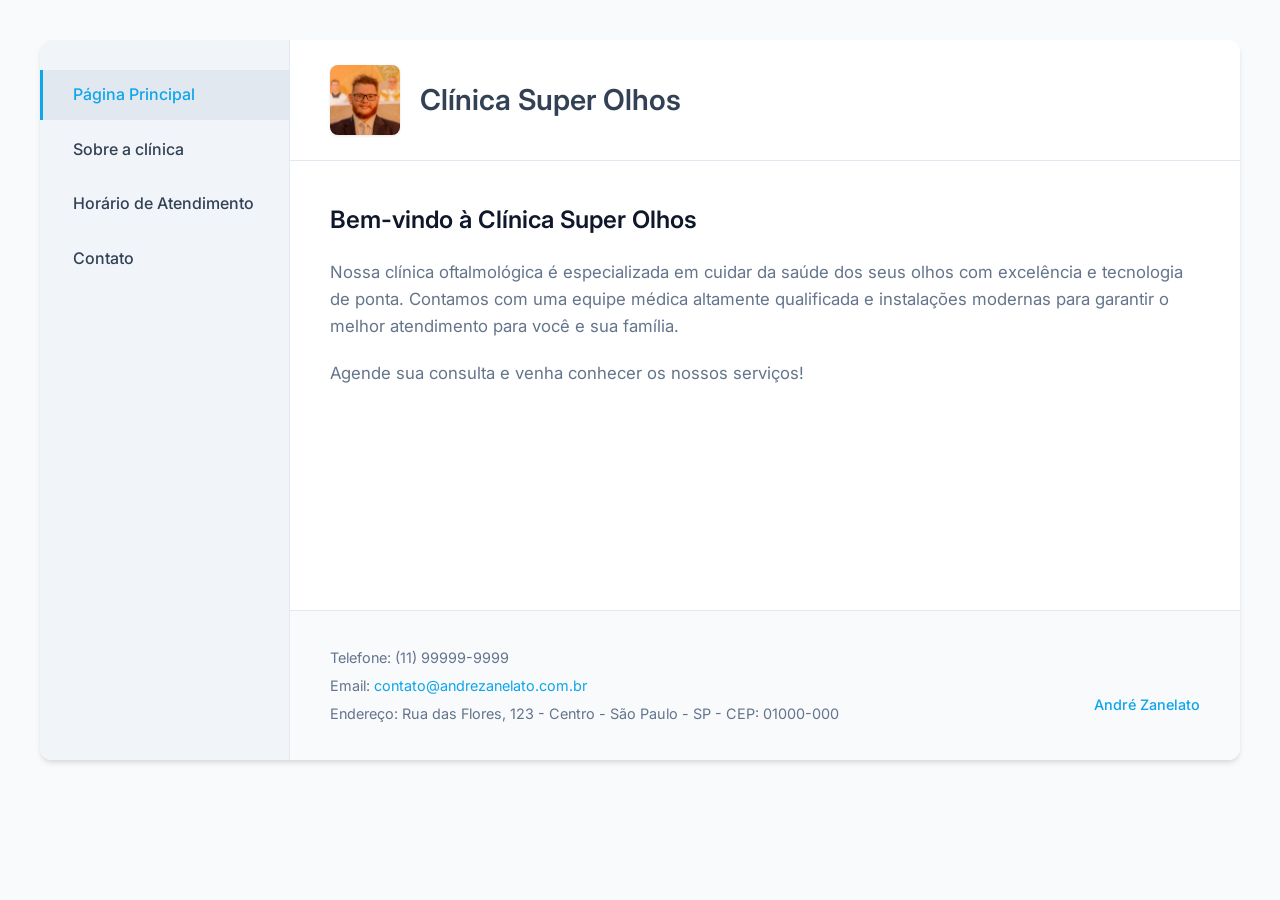
<file: index.html>
<!DOCTYPE html>
<html lang="en">
<head>
    <meta charset="UTF-8">
    <meta http-equiv="X-UA-Compatible" content="IE=edge">
    <meta name="viewport" content="width=device-width, initial-scale=1.0">
    <title>Clínica Super Olhos</title>
    <link rel="shortcut icon" href="img/favicon.ico" type="image/x-icon">
    <link rel="stylesheet" href="base.css">
</head>
<body>
    <div class="wrapper">
        <div class="menu">
            <ul>
                <li><a href="index.html" class="active">Página Principal</a></li>
                <li><a href="about.html">Sobre a clínica</a></li>
                <li><a href="horarios.html">Horário de Atendimento</a></li>
                <li><a href="contato.html">Contato</a></li>
            </ul>
        </div>

        <div class="main">
            <div class="header">
                <img src="img/logo.jpg" alt="Clínica Super Olhos">
                <h1>Clínica Super Olhos</h1>
            </div>
    
            <div class="content">
                <h2>Bem-vindo à Clínica Super Olhos</h2>
                <p>Nossa clínica oftalmológica é especializada em cuidar da saúde dos seus olhos com excelência e tecnologia de ponta. Contamos com uma equipe médica altamente qualificada e instalações modernas para garantir o melhor atendimento para você e sua família.</p>
                <p>Agende sua consulta e venha conhecer os nossos serviços!</p>
            </div>
    
            <div class="footer">
                <div class="contato">
                    <p>Telefone: (11) 99999-9999</p>
                    <p>Email: <a href="mailto:contato@andrezanelato.com.br">contato@andrezanelato.com.br</a></p>
                    <p>Endereço: Rua das Flores, 123 - Centro - São Paulo - SP - CEP: 01000-000</p>
                </div>
                <div class="desenvolvido">
                    <p><a href="https://www.andrezanelato.com.br">André Zanelato</a></p>
                </div>
            </div>
        </div>
    </div>
</body>
</html>
</file>
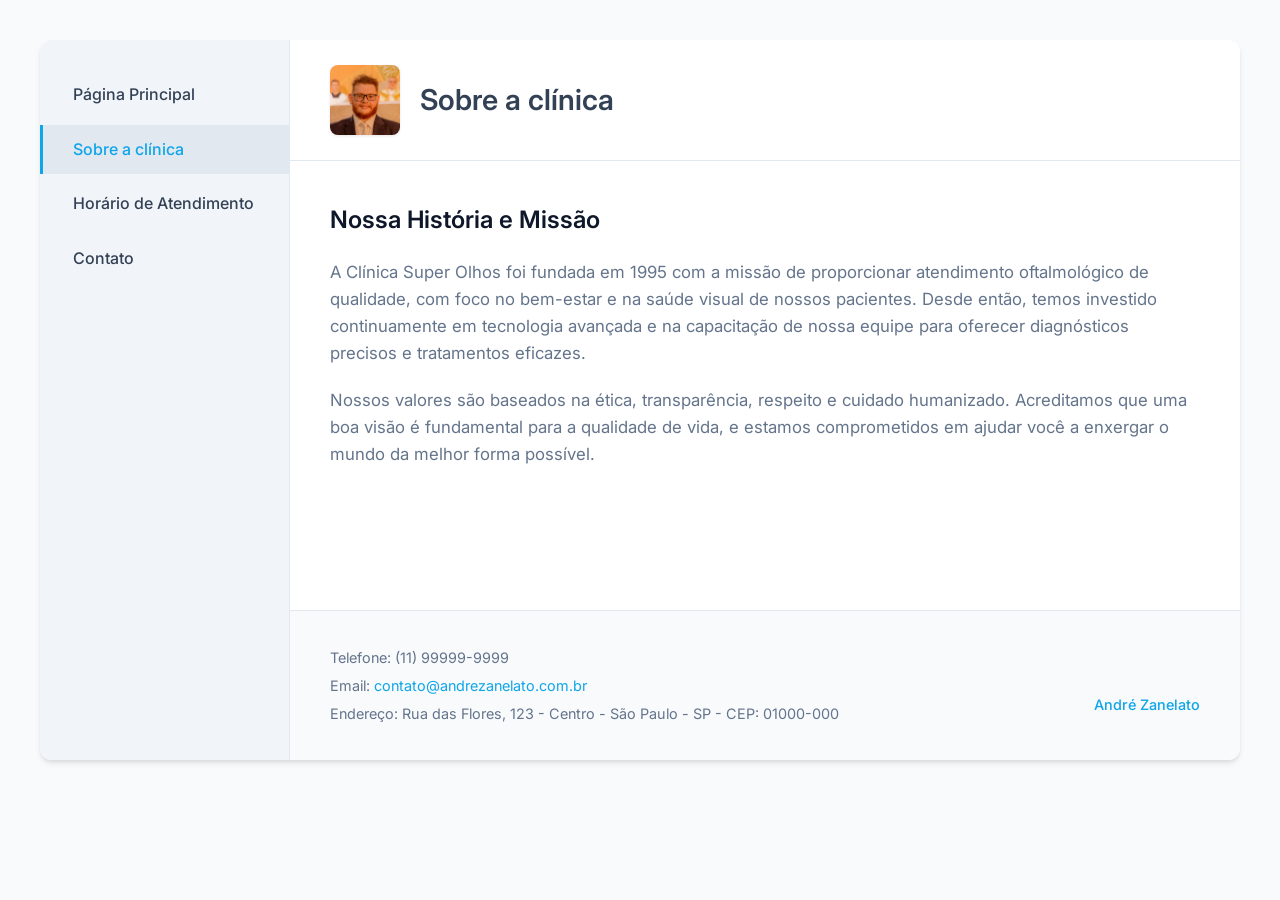
<file: about.html>
<!DOCTYPE html>
<html lang="en">
<head>
    <meta charset="UTF-8">
    <meta http-equiv="X-UA-Compatible" content="IE=edge">
    <meta name="viewport" content="width=device-width, initial-scale=1.0">
    <title>Clínica Super Olhos</title>
    <link rel="shortcut icon" href="img/favicon.ico" type="image/x-icon">
    <link rel="stylesheet" href="base.css">
</head>
<body>
    <div class="wrapper">
        <div class="menu">
            <ul>
                <li><a href="index.html">Página Principal</a></li>
                <li><a href="about.html" class="active">Sobre a clínica</a></li>
                <li><a href="horarios.html">Horário de Atendimento</a></li>
                <li><a href="contato.html">Contato</a></li>
            </ul>
        </div>

        <div class="main">
            <div class="header">
                <img src="img/logo.jpg" alt="Sobre a Clínica Super Olhos">
                <h1>Sobre a clínica</h1>
            </div>
    
            <div class="content">
                <h2>Nossa História e Missão</h2>
                <p>A Clínica Super Olhos foi fundada em 1995 com a missão de proporcionar atendimento oftalmológico de qualidade, com foco no bem-estar e na saúde visual de nossos pacientes. Desde então, temos investido continuamente em tecnologia avançada e na capacitação de nossa equipe para oferecer diagnósticos precisos e tratamentos eficazes.</p>
                <p>Nossos valores são baseados na ética, transparência, respeito e cuidado humanizado. Acreditamos que uma boa visão é fundamental para a qualidade de vida, e estamos comprometidos em ajudar você a enxergar o mundo da melhor forma possível.</p>
            </div>
    
            <div class="footer">
                <div class="contato">
                    <p>Telefone: (11) 99999-9999</p>
                    <p>Email: <a href="mailto:contato@andrezanelato.com.br">contato@andrezanelato.com.br</a></p>
                    <p>Endereço: Rua das Flores, 123 - Centro - São Paulo - SP - CEP: 01000-000</p>
                </div>
                <div class="desenvolvido">
                    <p><a href="https://www.andrezanelato.com.br">André Zanelato</a></p>
                </div>
            </div>
        </div>
    </div>
</body>
</html>
</file>
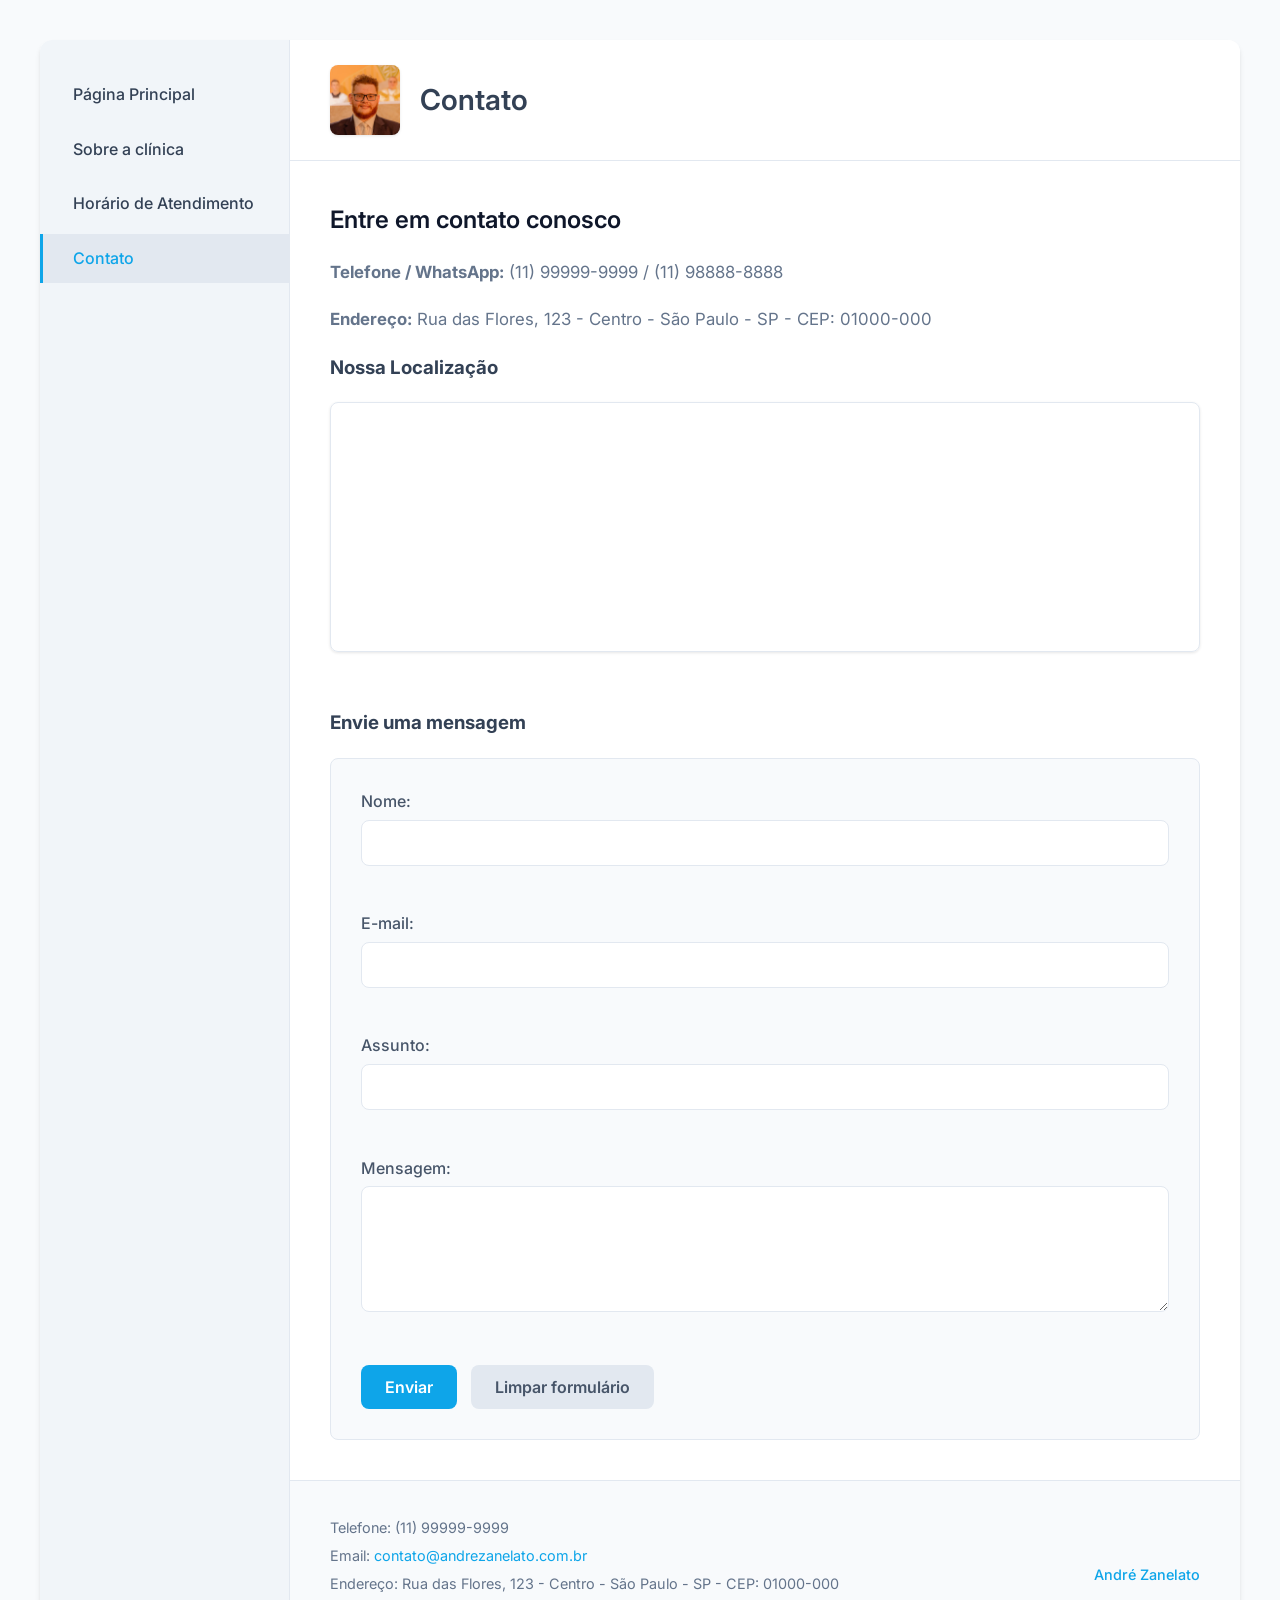
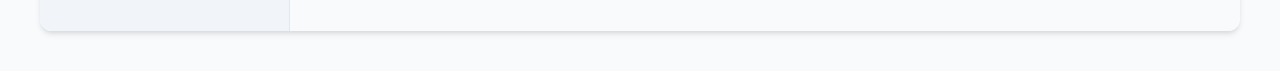
<file: contato.html>
<!DOCTYPE html>
<html lang="en">
<head>
    <meta charset="UTF-8">
    <meta http-equiv="X-UA-Compatible" content="IE=edge">
    <meta name="viewport" content="width=device-width, initial-scale=1.0">
    <title>Clínica Super Olhos</title>
    <link rel="shortcut icon" href="img/favicon.ico" type="image/x-icon">
    <link rel="stylesheet" href="base.css">
</head>
<body>
    <div class="wrapper">
        <div class="menu">
            <ul>
                <li><a href="index.html">Página Principal</a></li>
                <li><a href="about.html">Sobre a clínica</a></li>
                <li><a href="horarios.html">Horário de Atendimento</a></li>
                <li><a href="contato.html" class="active">Contato</a></li>
            </ul>
        </div>

        <div class="main">
            <div class="header">
                <img src="img/logo.jpg" alt="Contato">
                <h1>Contato</h1>
            </div>
    
            <div class="content">
                <h2>Entre em contato conosco</h2>
                <p><strong>Telefone / WhatsApp:</strong> (11) 99999-9999 / (11) 98888-8888</p>
                <p><strong>Endereço:</strong> Rua das Flores, 123 - Centro - São Paulo - SP - CEP: 01000-000</p>
                
                <h3>Nossa Localização</h3>
                <iframe src="https://www.google.com/maps/embed?pb=!1m18!1m12!1m3!1d3657.147820875225!2d-46.657519124431835!3d-23.563126861596707!2m3!1f0!2f0!3f0!3m2!1i1024!2i768!4f13.1!3m3!1m2!1s0x94ce59c8da0aa315%3A0xd59f9431f2c9776a!2sAv.%20Paulista%20-%20Bela%20Vista%2C%20S%C3%A3o%20Paulo%20-%20SP!5e0!3m2!1spt-BR!2sbr!4v1689255734320!5m2!1spt-BR!2sbr" width="100%" height="250" style="border:0;" allowfullscreen="" loading="lazy" referrerpolicy="no-referrer-when-downgrade"></iframe>
                
                <h3>Envie uma mensagem</h3>
                <form action="#" method="get">
                    <label for="nome">Nome:</label><br>
                    <input type="text" id="nome" name="nome" required><br><br>
                
                    <label for="email">E-mail:</label><br>
                    <input type="email" id="email" name="email" required><br><br>
                
                    <label for="assunto">Assunto:</label><br>
                    <input type="text" id="assunto" name="assunto" required><br><br>
                
                    <label for="mensagem">Mensagem:</label><br>
                    <textarea id="mensagem" name="mensagem" rows="5" required></textarea><br><br>
                
                    <button type="submit">Enviar</button>
                    <button type="reset">Limpar formulário</button>
                </form>
            </div>
    
            <div class="footer">
                <div class="contato">
                    <p>Telefone: (11) 99999-9999</p>
                    <p>Email: <a href="mailto:contato@andrezanelato.com.br">contato@andrezanelato.com.br</a></p>
                    <p>Endereço: Rua das Flores, 123 - Centro - São Paulo - SP - CEP: 01000-000</p>
                </div>
                <div class="desenvolvido">
                    <p><a href="https://www.andrezanelato.com.br">André Zanelato</a></p>
                </div>
            </div>
        </div>
    </div>
</body>
</html>
</file>
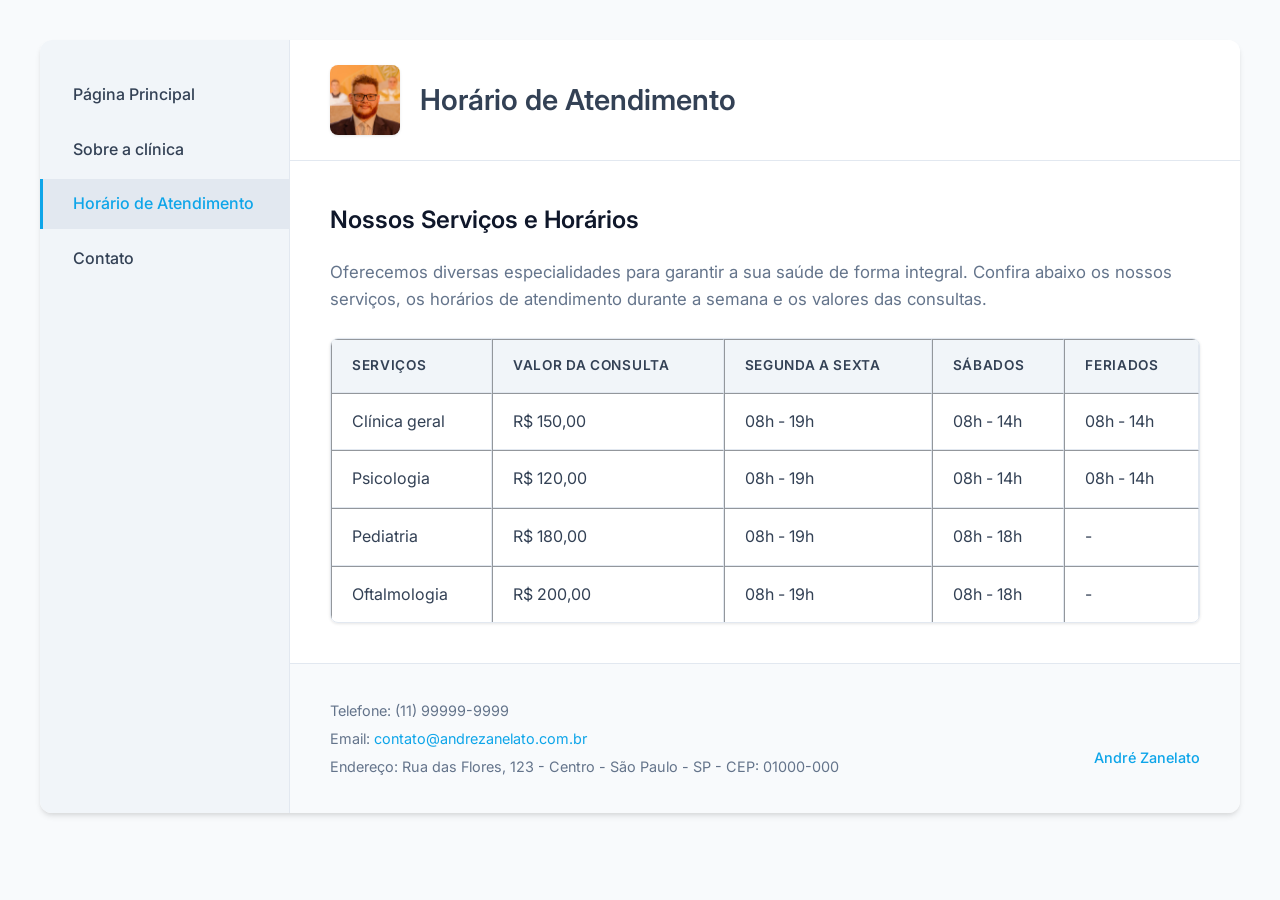
<file: horarios.html>
<!DOCTYPE html>
<html lang="en">
<head>
    <meta charset="UTF-8">
    <meta http-equiv="X-UA-Compatible" content="IE=edge">
    <meta name="viewport" content="width=device-width, initial-scale=1.0">
    <title>Clínica Super Olhos</title>
    <link rel="shortcut icon" href="img/favicon.ico" type="image/x-icon">
    <link rel="stylesheet" href="base.css">
</head>
<body>
    <div class="wrapper">
        <div class="menu">
            <ul>
                <li><a href="index.html">Página Principal</a></li>
                <li><a href="about.html">Sobre a clínica</a></li>
                <li><a href="horarios.html" class="active">Horário de Atendimento</a></li>
                <li><a href="contato.html">Contato</a></li>
            </ul>
        </div>

        <div class="main">
            <div class="header">
                <img src="img/logo.jpg" alt="Horário de Atendimento">
                <h1>Horário de Atendimento</h1>
            </div>
    
            <div class="content">
                <h2>Nossos Serviços e Horários</h2>
                <p>Oferecemos diversas especialidades para garantir a sua saúde de forma integral. Confira abaixo os nossos serviços, os horários de atendimento durante a semana e os valores das consultas.</p>
                <table border="1" cellpadding="10" cellspacing="0" style="width: 100%; text-align: center;">
                    <thead>
                        <tr>
                            <th>Serviços</th>
                            <th>Valor da Consulta</th>
                            <th>Segunda a Sexta</th>
                            <th>Sábados</th>
                            <th>Feriados</th>
                        </tr>
                    </thead>
                    <tbody>
                        <tr>
                            <td>Clínica geral</td>
                            <td>R$ 150,00</td>
                            <td>08h - 19h</td>
                            <td>08h - 14h</td>
                            <td>08h - 14h</td>
                        </tr>
                        <tr>
                            <td>Psicologia</td>
                            <td>R$ 120,00</td>
                            <td>08h - 19h</td>
                            <td>08h - 14h</td>
                            <td>08h - 14h</td>
                        </tr>
                        <tr>
                            <td>Pediatria</td>
                            <td>R$ 180,00</td>
                            <td>08h - 19h</td>
                            <td>08h - 18h</td>
                            <td>-</td>
                        </tr>
                        <tr>
                            <td>Oftalmologia</td>
                            <td>R$ 200,00</td>
                            <td>08h - 19h</td>
                            <td>08h - 18h</td>
                            <td>-</td>
                        </tr>
                    </tbody>
                </table>
            </div>
    
            <div class="footer">
                <div class="contato">
                    <p>Telefone: (11) 99999-9999</p>
                    <p>Email: <a href="mailto:contato@andrezanelato.com.br">contato@andrezanelato.com.br</a></p>
                    <p>Endereço: Rua das Flores, 123 - Centro - São Paulo - SP - CEP: 01000-000</p>
                </div>
                <div class="desenvolvido">
                    <p><a href="https://www.andrezanelato.com.br">André Zanelato</a></p>
                </div>
            </div>
        </div>
    </div>
</body>
</html>
</file>
<file: base.css>
@import url('https://fonts.googleapis.com/css2?family=Inter:wght@300;400;500;600;700&display=swap');

:root {
    --primary-color: #0ea5e9;
    --primary-hover: #0284c7;
    --text-main: #334155;
    --text-muted: #64748b;
    --bg-body: #f8fafc;
    --bg-card: #ffffff;
    --border-color: #e2e8f0;
    --shadow-sm: 0 1px 3px rgba(0,0,0,0.1);
    --shadow-md: 0 4px 6px -1px rgba(0,0,0,0.1), 0 2px 4px -1px rgba(0,0,0,0.06);
    --radius-lg: 12px;
    --radius-md: 8px;
}

* {
    box-sizing: border-box;
}

html, body {
    margin: 0;
    padding: 0;
    font-family: 'Inter', sans-serif;
    background-color: var(--bg-body);
    color: var(--text-main);
    line-height: 1.6;
}

a {
    color: var(--primary-color);
    text-decoration: none;
    transition: color 0.2s ease;
}

a:hover {
    color: var(--primary-hover);
}

.wrapper {
    max-width: 1200px;
    display: flex;
    margin: 40px auto;
    background: var(--bg-card);
    border-radius: var(--radius-lg);
    box-shadow: var(--shadow-md);
    overflow: hidden;
    min-height: 80vh;
}

/* Sidebar Menu */
.menu {
    width: 250px;
    background-color: #f1f5f9;
    padding: 30px 0;
    border-right: 1px solid var(--border-color);
}

.menu ul {
    list-style: none;
    padding: 0;
    margin: 0;
}

.menu li {
    margin-bottom: 5px;
}

.menu a {
    display: block;
    padding: 12px 30px;
    color: var(--text-main);
    font-weight: 500;
    transition: all 0.2s;
    border-left: 3px solid transparent;
}

.menu a:hover,
.menu a.active {
    background-color: #e2e8f0;
    color: var(--primary-color);
    border-left-color: var(--primary-color);
}

/* Main Content Area */
.main {
    flex: 1;
    display: flex;
    flex-direction: column;
}

/* Header */
.header {
    display: flex;
    align-items: center;
    gap: 20px;
    padding: 25px 40px;
    background: var(--bg-card);
    border-bottom: 1px solid var(--border-color);
}

.header img {
    height: 70px;
    width: auto;
    border-radius: var(--radius-md);
    box-shadow: var(--shadow-sm);
    object-fit: cover;
}

.header h1 {
    margin: 0;
    font-size: 1.8rem;
    color: var(--text-main);
    font-weight: 600;
}

/* Content Area */
.content {
    flex: 1;
    padding: 40px;
}

.content h2 {
    color: #0f172a;
    font-size: 1.5rem;
    margin-top: 0;
    margin-bottom: 20px;
    font-weight: 600;
}

.content p {
    color: var(--text-muted);
    font-size: 1.05rem;
    margin-bottom: 20px;
}

/* Footer */
.footer {
    display: flex;
    justify-content: space-between;
    align-items: flex-end;
    padding: 30px 40px;
    background-color: #f8fafc;
    border-top: 1px solid var(--border-color);
    font-size: 0.9rem;
    color: var(--text-muted);
}

.footer .contato p {
    margin: 5px 0;
}

.footer .desenvolvido {
    font-weight: 500;
}

/* Table styling for horarios.html */
table {
    width: 100%;
    border-collapse: separate;
    border-spacing: 0;
    margin-top: 25px;
    border: 1px solid var(--border-color);
    border-radius: var(--radius-md);
    overflow: hidden;
    box-shadow: var(--shadow-sm);
}

th, td {
    padding: 15px 20px;
    text-align: left;
    border-bottom: 1px solid var(--border-color);
}

th {
    background-color: #f1f5f9;
    font-weight: 600;
    color: #334155;
    text-transform: uppercase;
    font-size: 0.85rem;
    letter-spacing: 0.05em;
}

tr:last-child td {
    border-bottom: none;
}

tr:hover td {
    background-color: #f8fafc;
}

/* Form styling for contato.html */
form {
    background: #f8fafc;
    padding: 30px;
    border-radius: var(--radius-md);
    border: 1px solid var(--border-color);
    margin-top: 20px;
}

form label {
    font-weight: 500;
    margin-bottom: 5px;
    display: inline-block;
    color: #475569;
}

form input[type="text"],
form input[type="email"],
form textarea {
    width: 100%;
    padding: 12px;
    border: 1px solid var(--border-color);
    border-radius: var(--radius-md);
    margin-bottom: 20px;
    font-family: 'Inter', sans-serif;
    font-size: 1rem;
    transition: border-color 0.2s, box-shadow 0.2s;
}

form input:focus,
form textarea:focus {
    outline: none;
    border-color: var(--primary-color);
    box-shadow: 0 0 0 3px rgba(14, 165, 233, 0.2);
}

form button {
    padding: 12px 24px;
    border: none;
    border-radius: var(--radius-md);
    font-weight: 600;
    font-size: 1rem;
    cursor: pointer;
    transition: all 0.2s;
    font-family: 'Inter', sans-serif;
}

form button[type="submit"] {
    background-color: var(--primary-color);
    color: white;
    margin-right: 10px;
}

form button[type="submit"]:hover {
    background-color: var(--primary-hover);
    transform: translateY(-1px);
    box-shadow: 0 4px 6px rgba(14, 165, 233, 0.25);
}

form button[type="reset"] {
    background-color: #e2e8f0;
    color: #475569;
}

form button[type="reset"]:hover {
    background-color: #cbd5e1;
}

/* Map Iframe */
iframe {
    border-radius: var(--radius-md);
    box-shadow: var(--shadow-sm);
    margin-bottom: 30px;
    border: 1px solid var(--border-color) !important;
}
</file>
